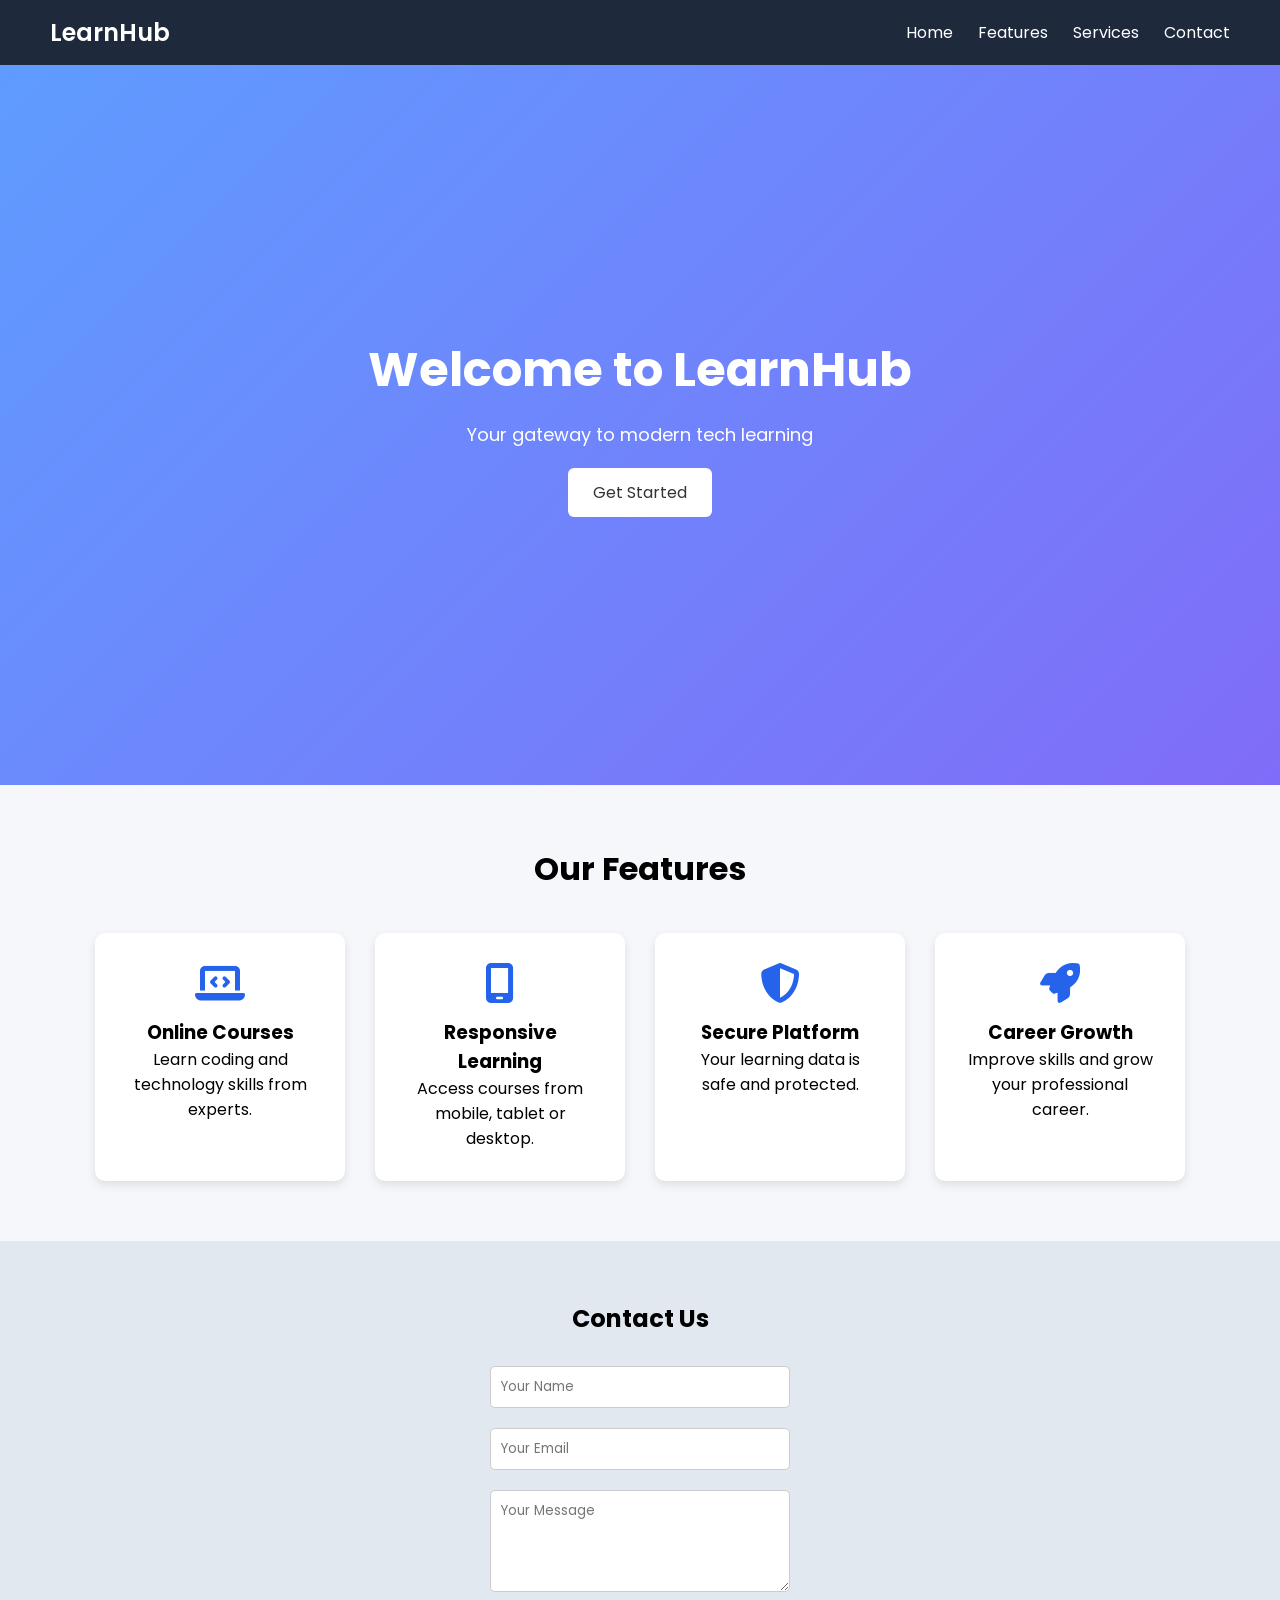
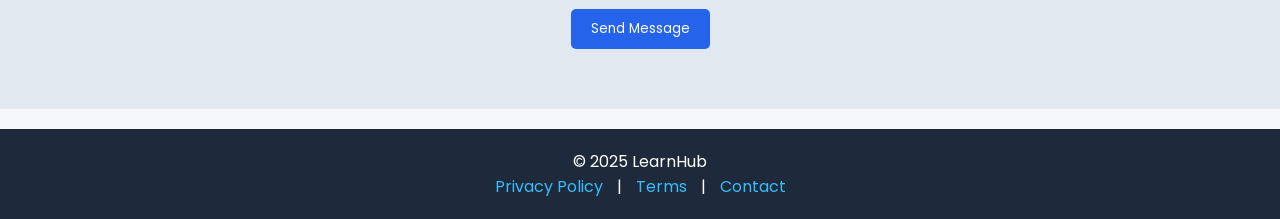
<file: index.html>
<!DOCTYPE html>
<html lang="en">

<head>
<meta charset="UTF-8">
<meta name="viewport" content="width=device-width, initial-scale=1.0">

<title>LearnHub</title>

<link rel="stylesheet" href="style.css">

<link href="https://fonts.googleapis.com/css2?family=Poppins:wght@300;400;600&display=swap" rel="stylesheet">

<link rel="stylesheet" href="https://cdnjs.cloudflare.com/ajax/libs/font-awesome/6.5.0/css/all.min.css">

</head>

<body>

<header>

<div class="logo">LearnHub</div>

<nav>
<ul>

<li><a href="#home">Home</a></li>

<li><a href="#features">Features</a></li>

<li>
<a href="#">Services</a>

<div class="dropdown">
<a href="#">Web Development</a>
<a href="#">Python</a>
<a href="#">UI/UX Design</a>
</div>

</li>

<li><a href="#contact">Contact</a></li>

</ul>
</nav>

</header>

<section class="hero" id="home">

<div>

<h1>Welcome to LearnHub</h1>

<p>Your gateway to modern tech learning</p>

<button>Get Started</button>

</div>

</section>

<section class="features" id="features">

<h2>Our Features</h2>

<div class="feature-container">

<div class="card">
<i class="fa-solid fa-laptop-code"></i>
<h3>Online Courses</h3>
<p>Learn coding and technology skills from experts.</p>
</div>

<div class="card">
<i class="fa-solid fa-mobile-screen"></i>
<h3>Responsive Learning</h3>
<p>Access courses from mobile, tablet or desktop.</p>
</div>

<div class="card">
<i class="fa-solid fa-shield-halved"></i>
<h3>Secure Platform</h3>
<p>Your learning data is safe and protected.</p>
</div>

<div class="card">
<i class="fa-solid fa-rocket"></i>
<h3>Career Growth</h3>
<p>Improve skills and grow your professional career.</p>
</div>

</div>

</section>

<section class="contact" id="contact">

<h2>Contact Us</h2>

<input type="text" placeholder="Your Name"><br>

<input type="email" placeholder="Your Email"><br>

<textarea rows="4" placeholder="Your Message"></textarea><br>

<button>Send Message</button>

</section>

<footer>

<p>© 2025 LearnHub</p>

<a href="#">Privacy Policy</a> |
<a href="#">Terms</a> |
<a href="#">Contact</a>

</footer>

</body>

</html>
</file>
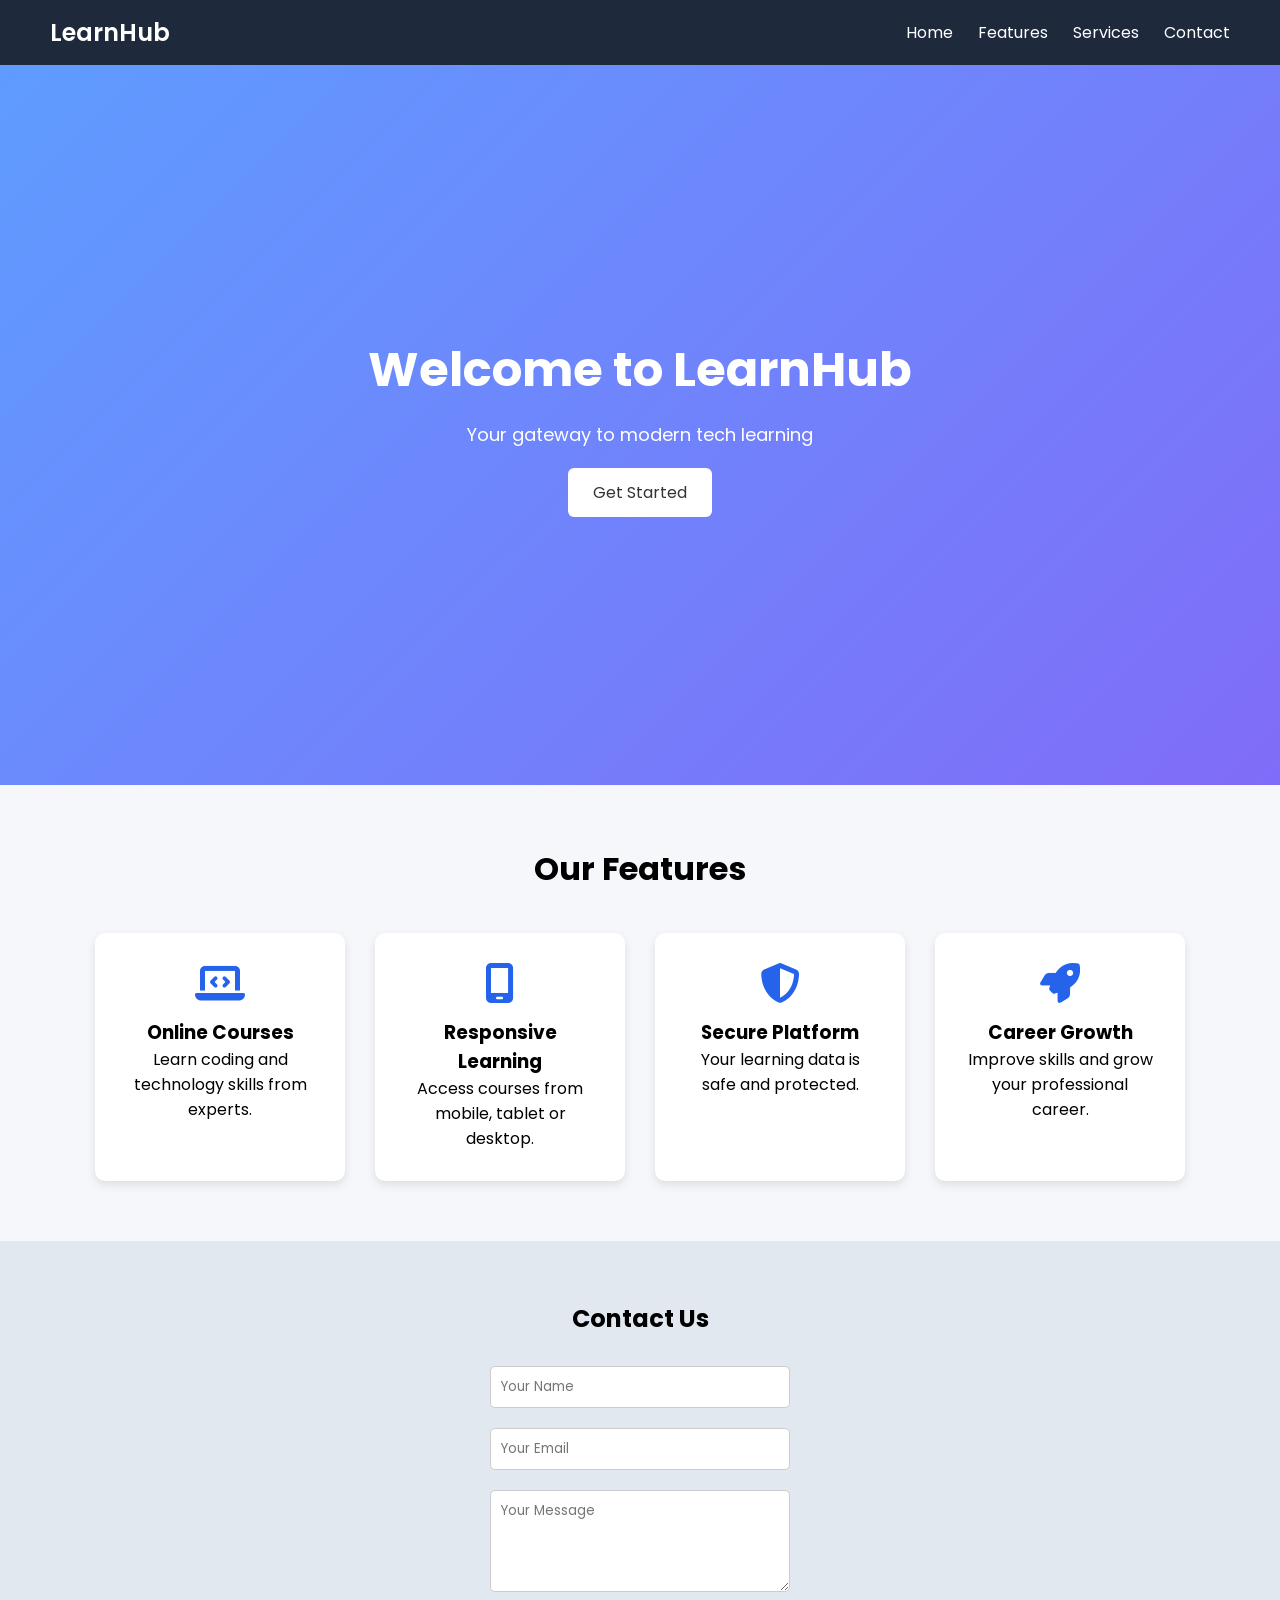
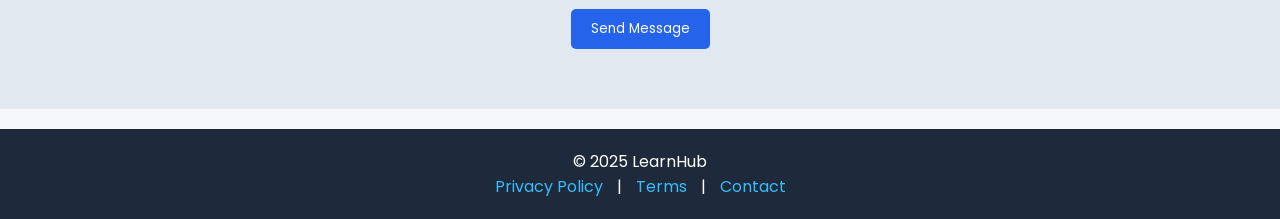
<file: d.html>
<!DOCTYPE html>
<html lang="en">

<head>
<meta charset="UTF-8">
<meta name="viewport" content="width=device-width, initial-scale=1.0">

<title>LearnHub</title>

<link rel="stylesheet" href="style.css">

<link href="https://fonts.googleapis.com/css2?family=Poppins:wght@300;400;600&display=swap" rel="stylesheet">

<link rel="stylesheet" href="https://cdnjs.cloudflare.com/ajax/libs/font-awesome/6.5.0/css/all.min.css">

</head>

<body>

<header>

<div class="logo">LearnHub</div>

<nav>
<ul>

<li><a href="#home">Home</a></li>

<li><a href="#features">Features</a></li>

<li>
<a href="#">Services</a>

<div class="dropdown">
<a href="#">Web Development</a>
<a href="#">Python</a>
<a href="#">UI/UX Design</a>
</div>

</li>

<li><a href="#contact">Contact</a></li>

</ul>
</nav>

</header>

<section class="hero" id="home">

<div>

<h1>Welcome to LearnHub</h1>

<p>Your gateway to modern tech learning</p>

<button>Get Started</button>

</div>

</section>

<section class="features" id="features">

<h2>Our Features</h2>

<div class="feature-container">

<div class="card">
<i class="fa-solid fa-laptop-code"></i>
<h3>Online Courses</h3>
<p>Learn coding and technology skills from experts.</p>
</div>

<div class="card">
<i class="fa-solid fa-mobile-screen"></i>
<h3>Responsive Learning</h3>
<p>Access courses from mobile, tablet or desktop.</p>
</div>

<div class="card">
<i class="fa-solid fa-shield-halved"></i>
<h3>Secure Platform</h3>
<p>Your learning data is safe and protected.</p>
</div>

<div class="card">
<i class="fa-solid fa-rocket"></i>
<h3>Career Growth</h3>
<p>Improve skills and grow your professional career.</p>
</div>

</div>

</section>

<section class="contact" id="contact">

<h2>Contact Us</h2>

<input type="text" placeholder="Your Name"><br>

<input type="email" placeholder="Your Email"><br>

<textarea rows="4" placeholder="Your Message"></textarea><br>

<button>Send Message</button>

</section>

<footer>

<p>© 2025 LearnHub</p>

<a href="#">Privacy Policy</a> |
<a href="#">Terms</a> |
<a href="#">Contact</a>

</footer>

</body>

</html>
</file>
<file: style.css>
*{
margin:0;
padding:0;
box-sizing:border-box;
font-family:'Poppins',sans-serif;
}

html{
scroll-behavior:smooth;
}

body{
background:#f5f7fb;
}

/* NAVBAR */

header{
display:flex;
justify-content:space-between;
align-items:center;
padding:15px 50px;
background:#1e293b;
color:white;
position:sticky;
top:0;
z-index:100;
}

.logo{
font-size:24px;
font-weight:600;
}

nav ul{
list-style:none;
display:flex;
}

nav ul li{
position:relative;
margin-left:25px;
}

nav ul li a{
color:white;
text-decoration:none;
font-size:16px;
transition:0.3s;
}

nav ul li a:hover{
color:#38bdf8;
}

/* DROPDOWN */

.dropdown{
display:none;
position:absolute;
top:30px;
left:0;
background:white;
min-width:150px;
box-shadow:0 3px 10px rgba(0,0,0,0.2);
}

.dropdown a{
display:block;
padding:10px;
color:black;
}

.dropdown a:hover{
background:#f1f1f1;
}

nav ul li:hover .dropdown{
display:block;
}

/* HERO SECTION */

.hero{
height:80vh;
display:flex;
justify-content:center;
align-items:center;
text-align:center;
color:white;
padding:20px;

background: linear-gradient(-45deg,#6aa9ff,#6c63ff,#8b5cf6,#5f9cff);
background-size:400% 400%;
animation:gradientMove 8s ease infinite;
}

/* GRADIENT ANIMATION */

@keyframes gradientMove{

0%{
background-position:0% 50%;
}

50%{
background-position:100% 50%;
}

100%{
background-position:0% 50%;
}

}

/* HERO TEXT */

.hero h1{
font-size:48px;
margin-bottom:15px;
}

.hero p{
font-size:18px;
margin-bottom:20px;
}

.hero button{
padding:12px 25px;
border:none;
background:white;
color:#333;
font-size:16px;
border-radius:6px;
cursor:pointer;
transition:0.3s;
}

.hero button:hover{
background:#eeeeee;
}

/* FEATURES */

.features{
padding:60px 50px;
text-align:center;
}

.features h2{
margin-bottom:40px;
font-size:32px;
}

.feature-container{
display:flex;
justify-content:center;
gap:30px;
flex-wrap:wrap;
}

.card{
background:white;
padding:30px;
width:250px;
border-radius:10px;
box-shadow:0 4px 10px rgba(0,0,0,0.1);
transition:0.3s;
}

.card:hover{
transform:translateY(-10px);
box-shadow:0 10px 20px rgba(0,0,0,0.15);
}

.card i{
font-size:40px;
color:#2563eb;
margin-bottom:15px;
}

/* CONTACT */

.contact{
padding:60px;
background:#e2e8f0;
text-align:center;
}

.contact h2{
margin-bottom:20px;
}

.contact input,
.contact textarea{
width:300px;
padding:10px;
margin:10px;
border-radius:5px;
border:1px solid #ccc;
}

.contact button{
padding:10px 20px;
background:#2563eb;
color:white;
border:none;
border-radius:5px;
cursor:pointer;
}

/* FOOTER */

footer{
background:#1e293b;
color:white;
text-align:center;
padding:20px;
margin-top:20px;
}

footer a{
color:#38bdf8;
text-decoration:none;
margin:0 10px;
}

/* RESPONSIVE */

@media(max-width:768px){

header{
flex-direction:column;
}

nav ul{
flex-direction:column;
}

.feature-container{
flex-direction:column;
align-items:center;
}

}
</file>
